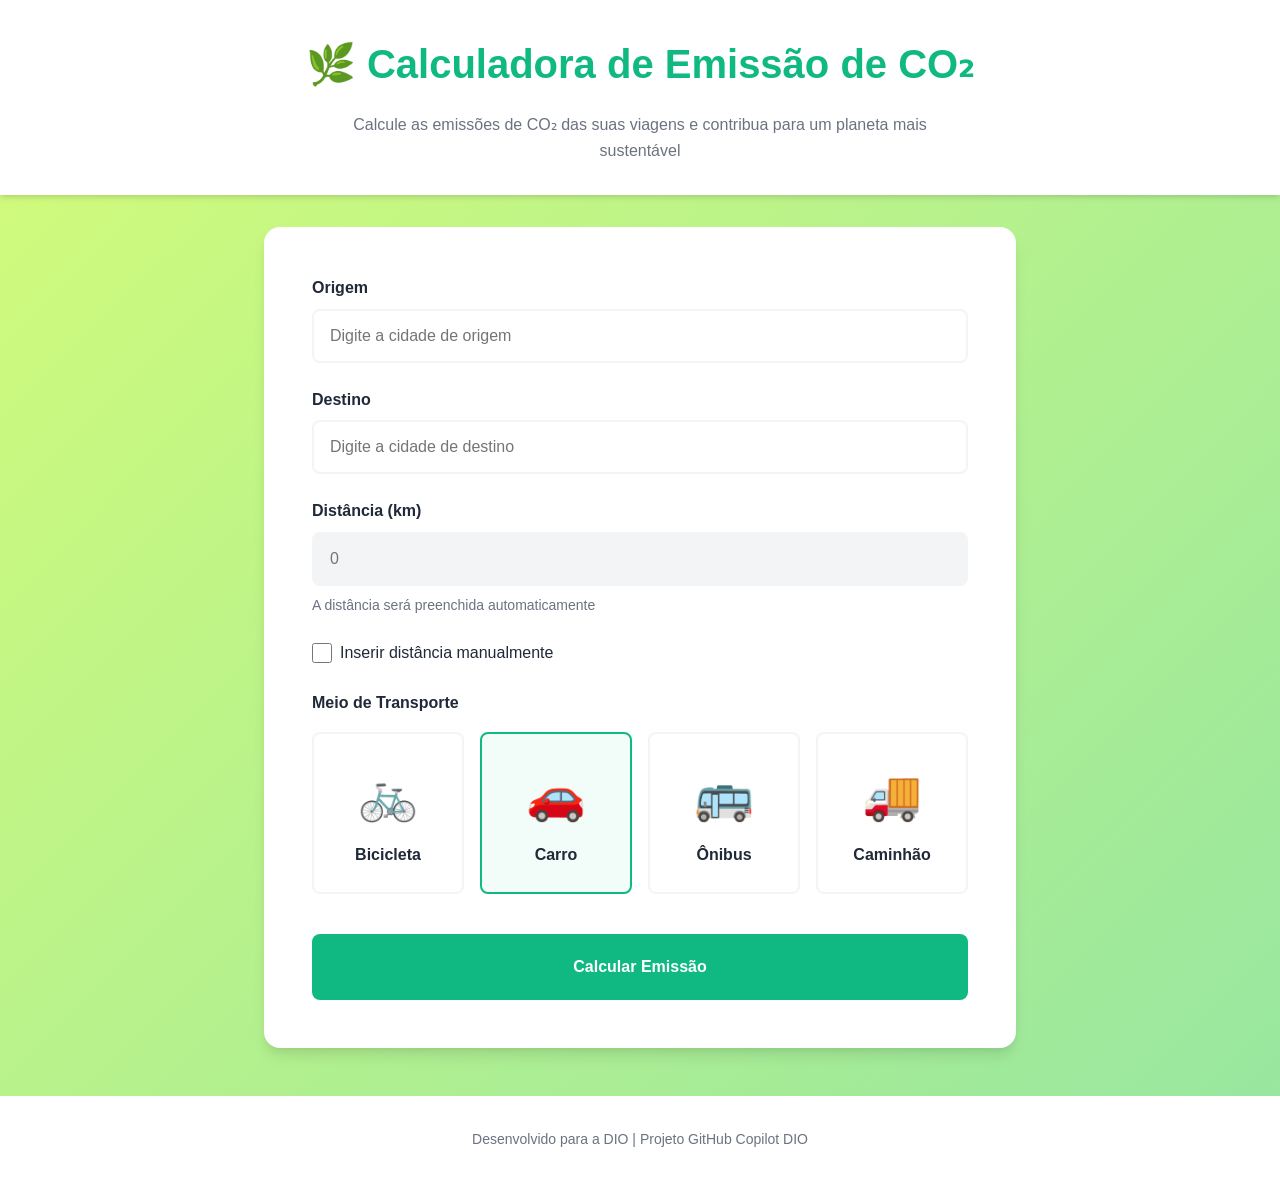
<file: CalculadoraCO2-main/index.html>
<!DOCTYPE html>
<html lang="pt-BR">
<head>
    <meta charset="UTF-8">
    <meta name="viewport" content="width=device-width, initial-scale=1.0">
    <title>Calculadora de Emissão de CO₂</title>
    <link rel="stylesheet" href="css/style.css">
</head>
<body>
    <header class="header">
        <h1 class="header__title">🌿 Calculadora de Emissão de CO₂</h1>
        <p class="header__subtitle">Calcule as emissões de CO₂ das suas viagens e contribua para um planeta mais sustentável</p>
    </header>

    <main class="main">
        <form id="calculator-form" class="calculator-form">
            <div class="form-group">
                <label for="origin" class="form-group__label">Origem</label>
                <input 
                    type="text" 
                    id="origin" 
                    class="form-group__input" 
                    list="cities-list" 
                    placeholder="Digite a cidade de origem"
                    required
                >
            </div>

            <div class="form-group">
                <label for="destination" class="form-group__label">Destino</label>
                <input 
                    type="text" 
                    id="destination" 
                    class="form-group__input" 
                    list="cities-list" 
                    placeholder="Digite a cidade de destino"
                    required
                >
            </div>

            <datalist id="cities-list"></datalist>

            <div class="form-group">
                <label for="distance" class="form-group__label">Distância (km)</label>
                <input 
                    type="number" 
                    id="distance" 
                    class="form-group__input" 
                    readonly
                    placeholder="0"
                >
                <small class="form-group__helper-text">A distância será preenchida automaticamente</small>
            </div>

            <div class="form-group">
                <label class="form-group__checkbox">
                    <input 
                        type="checkbox" 
                        id="manual-distance" 
                        class="form-group__checkbox-input"
                    >
                    <span class="form-group__checkbox-label">Inserir distância manualmente</span>
                </label>
            </div>

            <div class="form-group">
                <label class="form-group__label">Meio de Transporte</label>
                <div class="transport-grid">
                    <label class="transport-grid__option">
                        <input 
                            type="radio" 
                            name="transport" 
                            value="bicycle" 
                            class="transport-grid__radio"
                        >
                        <span class="transport-grid__label">
                            <span class="transport-grid__icon">🚲</span>
                            <span class="transport-grid__text">Bicicleta</span>
                        </span>
                    </label>

                    <label class="transport-grid__option">
                        <input 
                            type="radio" 
                            name="transport" 
                            value="car" 
                            class="transport-grid__radio"
                            checked
                        >
                        <span class="transport-grid__label">
                            <span class="transport-grid__icon">🚗</span>
                            <span class="transport-grid__text">Carro</span>
                        </span>
                    </label>

                    <label class="transport-grid__option">
                        <input 
                            type="radio" 
                            name="transport" 
                            value="bus" 
                            class="transport-grid__radio"
                        >
                        <span class="transport-grid__label">
                            <span class="transport-grid__icon">🚌</span>
                            <span class="transport-grid__text">Ônibus</span>
                        </span>
                    </label>

                    <label class="transport-grid__option">
                        <input 
                            type="radio" 
                            name="transport" 
                            value="truck" 
                            class="transport-grid__radio"
                        >
                        <span class="transport-grid__label">
                            <span class="transport-grid__icon">🚚</span>
                            <span class="transport-grid__text">Caminhão</span>
                        </span>
                    </label>
                </div>
            </div>

            <button type="submit" class="form-submit">Calcular Emissão</button>
        </form>

        <section id="results" class="results hidden">
            <div id="results-content" class="results__content"></div>
        </section>

        <section id="comparison" class="comparison hidden">
            <div id="comparison-content" class="comparison__content"></div>
        </section>

        <section id="carbon-credits" class="carbon-credits hidden">
            <div id="carbon-credits-content" class="carbon-credits__content"></div>
        </section>
    </main>

    <footer class="footer">
        <p class="footer__credits">Desenvolvido para a DIO | Projeto GitHub Copilot DIO</p>
    </footer>

    <script src="js/routes-data.js"></script>
    <script src="js/config.js"></script>
    <script src="js/calculator.js"></script>
    <script src="js/ui.js"></script>
    <script src="js/app.js"></script>
</body>
</html>
</file>
<file: CalculadoraCO2-main/css/style.css>
/* CSS Custom Properties */
:root {
    /* Eco-friendly color palette */
    --primary: #10b981;
    --secondary: #059669;
    --accent: #34d399;
    --danger: #ef4444;
    --warning: #f59e0b;
    --info: #3b82f6;
    --text: #1f2937;
    --text-light: #6b7280;
    --bg: #f3f4f6;
    --white: #ffffff;
    
    /* Spacing scale */
    --spacing-xs: 0.5rem;
    --spacing-sm: 1rem;
    --spacing-md: 1.5rem;
    --spacing-lg: 2rem;
    --spacing-xl: 3rem;
    
    /* Border radius */
    --radius: 0.5rem;
    --radius-lg: 1rem;
    
    /* Shadows */
    --shadow-sm: 0 1px 2px 0 rgba(0, 0, 0, 0.05);
    --shadow-md: 0 4px 6px -1px rgba(0, 0, 0, 0.1), 0 2px 4px -1px rgba(0, 0, 0, 0.06);
    --shadow-lg: 0 10px 15px -3px rgba(0, 0, 0, 0.1), 0 4px 6px -2px rgba(0, 0, 0, 0.05);
}

/* Base Styles */
* {
    margin: 0;
    padding: 0;
    box-sizing: border-box;
}

body {
    min-height: 100vh;
    background: linear-gradient(135deg, #d4fc79 0%, #96e6a1 100%);
    font-family: -apple-system, BlinkMacSystemFont, 'Segoe UI', Roboto, 'Helvetica Neue', Arial, sans-serif;
    color: var(--text);
    line-height: 1.6;
}

.container {
    max-width: 1200px;
    margin: 0 auto;
    padding: var(--spacing-md);
}

/* Utility Classes */
.hidden {
    display: none !important;
}

.section-title {
    font-size: 1.875rem;
    font-weight: 700;
    color: var(--text);
    margin-bottom: var(--spacing-md);
}

/* Header Styles */
.header {
    background-color: var(--white);
    box-shadow: var(--shadow-md);
    padding: var(--spacing-lg) var(--spacing-md);
    text-align: center;
    margin-bottom: var(--spacing-lg);
}

.header__title {
    color: var(--primary);
    font-size: 2rem;
    font-weight: 700;
    margin-bottom: var(--spacing-sm);
}

.header__subtitle {
    color: var(--text-light);
    font-size: 1rem;
    max-width: 600px;
    margin: 0 auto;
}

/* Main Content */
.main {
    max-width: 800px;
    margin: 0 auto;
    padding: 0 var(--spacing-md);
}

/* Form Styles */
.calculator-form {
    background-color: var(--white);
    border-radius: var(--radius-lg);
    box-shadow: var(--shadow-lg);
    padding: var(--spacing-lg);
    margin-bottom: var(--spacing-lg);
}

.form-group {
    margin-bottom: var(--spacing-md);
}

.form-group__label {
    display: block;
    font-weight: 600;
    margin-bottom: var(--spacing-xs);
    color: var(--text);
}

.form-group__input {
    width: 100%;
    padding: var(--spacing-sm);
    border: 2px solid var(--bg);
    border-radius: var(--radius);
    font-size: 1rem;
    transition: all 0.3s ease;
}

.form-group__input:focus {
    outline: none;
    border-color: var(--primary);
    box-shadow: 0 0 0 3px rgba(16, 185, 129, 0.1);
}

.form-group__input:read-only {
    background-color: var(--bg);
    cursor: not-allowed;
}

.form-group__helper-text {
    display: block;
    font-size: 0.875rem;
    color: var(--text-light);
    margin-top: var(--spacing-xs);
}

.form-group__checkbox {
    display: flex;
    align-items: center;
    gap: var(--spacing-xs);
    cursor: pointer;
    margin-top: var(--spacing-sm);
}

.form-group__checkbox-input {
    width: 1.25rem;
    height: 1.25rem;
    cursor: pointer;
}

.form-group__checkbox-label {
    font-weight: 500;
    color: var(--text);
}

/* Transport Mode Grid */
.transport-grid {
    display: grid;
    grid-template-columns: repeat(2, 1fr);
    gap: var(--spacing-sm);
    margin-top: var(--spacing-sm);
}

.transport-grid__option {
    position: relative;
    cursor: pointer;
}

.transport-grid__radio {
    position: absolute;
    opacity: 0;
    width: 0;
    height: 0;
}

.transport-grid__label {
    display: flex;
    flex-direction: column;
    align-items: center;
    justify-content: center;
    padding: var(--spacing-md);
    border: 2px solid var(--bg);
    border-radius: var(--radius);
    background-color: var(--white);
    transition: all 0.3s ease;
    min-height: 120px;
}

.transport-grid__label:hover {
    transform: translateY(-2px);
    box-shadow: var(--shadow-md);
}

.transport-grid__icon {
    font-size: 3rem;
    margin-bottom: var(--spacing-xs);
}

.transport-grid__text {
    font-weight: 600;
    color: var(--text);
    text-align: center;
}

.transport-grid__radio:checked + .transport-grid__label {
    border-color: var(--primary);
    border-width: 2px;
    background-color: rgba(16, 185, 129, 0.05);
}

/* Submit Button */
.form-submit {
    width: 100%;
    padding: var(--spacing-md);
    background-color: var(--primary);
    color: var(--white);
    font-size: 1rem;
    font-weight: 600;
    border: none;
    border-radius: var(--radius);
    cursor: pointer;
    transition: all 0.3s ease;
    margin-top: var(--spacing-sm);
}

.form-submit:hover {
    background-color: var(--secondary);
    transform: translateY(-2px);
    box-shadow: var(--shadow-md);
}

.form-submit:disabled {
    background-color: var(--text-light);
    cursor: not-allowed;
    transform: none;
}

/* Results Sections */
.results,
.comparison,
.carbon-credits {
    background-color: var(--white);
    border-radius: var(--radius-lg);
    box-shadow: var(--shadow-lg);
    padding: var(--spacing-lg);
    margin-bottom: var(--spacing-lg);
    animation: fadeIn 0.5s ease-out;
}

.results__content,
.comparison__content,
.carbon-credits__content {
    color: var(--text);
}

/* Results Grid */
.results__grid {
    display: grid;
    grid-template-columns: repeat(auto-fit, minmax(250px, 1fr));
    gap: var(--spacing-md);
    margin-top: var(--spacing-md);
}

.results__card {
    background-color: var(--white);
    padding: 1.5rem;
    border-radius: var(--radius);
    box-shadow: var(--shadow-sm);
    border: 1px solid var(--bg);
    display: flex;
    align-items: center;
    gap: var(--spacing-sm);
    transition: all 0.3s ease;
}

.results__card:hover {
    box-shadow: var(--shadow-md);
    transform: translateY(-2px);
}

.results__card--highlight {
    border: 2px solid var(--primary);
    background-color: rgba(16, 185, 129, 0.05);
}

.results__card--success {
    border: 2px solid var(--accent);
    background-color: rgba(52, 211, 153, 0.05);
}

.results__card-icon {
    font-size: 2.5rem;
    flex-shrink: 0;
}

.results__card-content {
    flex: 1;
}

.results__card-title {
    font-size: 0.875rem;
    color: var(--text-light);
    text-transform: uppercase;
    letter-spacing: 0.05em;
    margin-bottom: 0.25rem;
    font-weight: 600;
}

.results__card-value {
    font-size: 1.5rem;
    font-weight: 700;
    color: var(--text);
    line-height: 1.2;
}

.results__card-value--large {
    font-size: 2rem;
    color: var(--primary);
}

.results__card-subtitle {
    font-size: 0.875rem;
    color: var(--text-light);
    margin-top: 0.25rem;
}

/* Comparison Section */
.comparison__grid {
    display: grid;
    gap: var(--spacing-md);
    margin-top: var(--spacing-md);
}

.comparison__item {
    background-color: var(--white);
    padding: 1.5rem;
    border: 2px solid var(--bg);
    border-radius: var(--radius);
    transition: all 0.3s ease;
}

.comparison__item:hover {
    border-color: var(--accent);
    box-shadow: var(--shadow-md);
}

.comparison__item--selected {
    border-color: var(--primary);
    background-color: rgba(16, 185, 129, 0.05);
    box-shadow: var(--shadow-md);
}

.comparison__header {
    display: flex;
    justify-content: space-between;
    align-items: center;
    margin-bottom: var(--spacing-sm);
}

.comparison__icon {
    font-size: 1.5rem;
    margin-right: 0.5rem;
}

.comparison__label {
    font-weight: 700;
    color: var(--text);
    font-size: 1.125rem;
}

.comparison__badge {
    background-color: var(--primary);
    color: var(--white);
    padding: 0.25rem 0.75rem;
    border-radius: 9999px;
    font-size: 0.75rem;
    font-weight: 600;
    text-transform: uppercase;
    letter-spacing: 0.05em;
}

.comparison__stats {
    display: flex;
    gap: var(--spacing-lg);
    margin-bottom: var(--spacing-sm);
}

.comparison__stat {
    display: flex;
    flex-direction: column;
}

.comparison__stat-label {
    font-size: 0.75rem;
    color: var(--text-light);
    text-transform: uppercase;
    letter-spacing: 0.05em;
    margin-bottom: 0.25rem;
}

.comparison__stat-value {
    font-size: 1.125rem;
    font-weight: 700;
    color: var(--text);
}

.comparison__bar-container {
    width: 100%;
    height: 12px;
    background-color: var(--bg);
    border-radius: 9999px;
    overflow: hidden;
    margin-top: var(--spacing-sm);
}

.comparison__bar {
    height: 100%;
    border-radius: 9999px;
    transition: width 0.5s ease;
}

.comparison__tip {
    background-color: rgba(59, 130, 246, 0.1);
    border-left: 4px solid var(--info);
    padding: var(--spacing-md);
    border-radius: var(--radius);
    margin-top: var(--spacing-lg);
    display: flex;
    gap: var(--spacing-sm);
    align-items: flex-start;
}

.comparison__tip-icon {
    font-size: 1.5rem;
    flex-shrink: 0;
}

.comparison__tip-text {
    flex: 1;
    line-height: 1.6;
    color: var(--text);
}

.comparison__tip-text strong {
    color: var(--info);
}

/* Carbon Credits Section */
.carbon-credits__grid {
    display: grid;
    grid-template-columns: repeat(2, 1fr);
    gap: var(--spacing-lg);
    margin-bottom: var(--spacing-lg);
}

.carbon-credits__card {
    background-color: var(--white);
    padding: var(--spacing-lg);
    border-radius: var(--radius);
    box-shadow: var(--shadow-sm);
    border: 1px solid var(--bg);
    transition: all 0.3s ease;
}

.carbon-credits__card:hover {
    box-shadow: var(--shadow-md);
    transform: translateY(-2px);
}

.carbon-credits__card-header {
    display: flex;
    align-items: center;
    gap: var(--spacing-sm);
    margin-bottom: var(--spacing-md);
}

.carbon-credits__icon {
    font-size: 2rem;
}

.carbon-credits__card-title {
    font-size: 1rem;
    font-weight: 600;
    color: var(--text-light);
    text-transform: uppercase;
    letter-spacing: 0.05em;
}

.carbon-credits__card-body {
    text-align: center;
}

.carbon-credits__value {
    font-size: 2.5rem;
    font-weight: 700;
    color: var(--primary);
    line-height: 1;
    margin-bottom: 0.5rem;
}

.carbon-credits__helper {
    font-size: 0.875rem;
    color: var(--text-light);
    margin-top: var(--spacing-xs);
}

.carbon-credits__info {
    background-color: rgba(59, 130, 246, 0.05);
    border: 2px dashed var(--info);
    padding: var(--spacing-md);
    border-radius: var(--radius);
    margin-bottom: var(--spacing-lg);
}

.carbon-credits__info-title {
    font-weight: 700;
    color: var(--info);
    margin-bottom: var(--spacing-xs);
    font-size: 1rem;
}

.carbon-credits__info-text {
    line-height: 1.6;
    color: var(--text);
    font-size: 0.9375rem;
}

.carbon-credits__action {
    text-align: center;
}

.carbon-credits__button {
    width: 100%;
    padding: var(--spacing-md);
    background-color: var(--primary);
    color: var(--white);
    font-size: 1rem;
    font-weight: 700;
    border: none;
    border-radius: var(--radius);
    cursor: pointer;
    transition: all 0.3s ease;
}

.carbon-credits__button:hover {
    background-color: var(--secondary);
    transform: translateY(-2px);
    box-shadow: var(--shadow-md);
}

.carbon-credits__button:active {
    transform: translateY(0);
}

/* Loading Spinner */
.spinner {
    display: inline-block;
    width: 40px;
    height: 40px;
    border: 4px solid var(--bg);
    border-top-color: var(--primary);
    border-radius: 50%;
    animation: spin 1s linear infinite;
}

@keyframes spin {
    to {
        transform: rotate(360deg);
    }
}

/* Fade In Animation */
@keyframes fadeIn {
    from {
        opacity: 0;
        transform: translateY(20px);
    }
    to {
        opacity: 1;
        transform: translateY(0);
    }
}

/* Footer */
.footer {
    background-color: var(--white);
    box-shadow: var(--shadow-md);
    padding: var(--spacing-lg) var(--spacing-md);
    text-align: center;
    margin-top: var(--spacing-xl);
}

.footer__credits {
    color: var(--text-light);
    font-size: 0.875rem;
}

/* Responsive Design */
@media (max-width: 767px) {
    .header__title {
        font-size: 1.5rem;
    }
    
    .header__subtitle {
        font-size: 0.875rem;
    }
    
    .calculator-form {
        padding: var(--spacing-md);
    }
    
    .transport-grid {
        grid-template-columns: repeat(2, 1fr);
    }
    
    .transport-grid__icon {
        font-size: 2.5rem;
    }
    
    /* Results responsive */
    .results__grid {
        grid-template-columns: 1fr;
    }
    
    .results__card-value--large {
        font-size: 1.5rem;
    }
    
    /* Comparison responsive */
    .comparison__stats {
        flex-direction: column;
        gap: var(--spacing-sm);
    }
    
    /* Carbon Credits responsive */
    .carbon-credits__grid {
        grid-template-columns: 1fr;
    }
    
    .carbon-credits__value {
        font-size: 2rem;
    }
    
    .section-title {
        font-size: 1.5rem;
    }
}

@media (min-width: 768px) {
    .header__title {
        font-size: 2.5rem;
    }
    
    .transport-grid {
        grid-template-columns: repeat(4, 1fr);
    }
    
    .calculator-form {
        padding: var(--spacing-xl);
    }
    
    .results__grid {
        grid-template-columns: repeat(auto-fit, minmax(250px, 1fr));
    }
}
</file>
